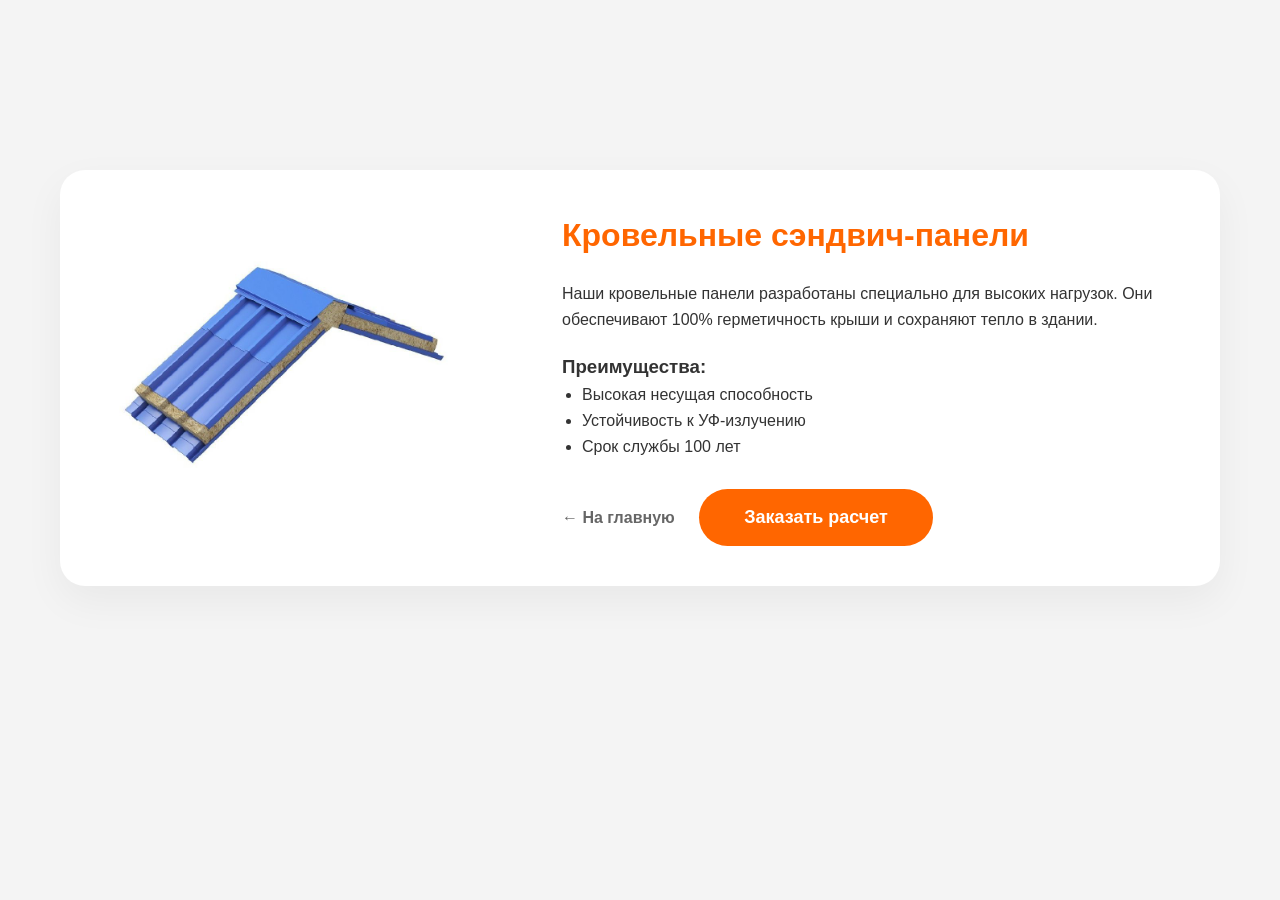
<file: krovlya.html>
<!DOCTYPE html>
<html lang="ru">
<head>
    <meta charset="UTF-8">
    <title>Кровельные панели | BELENSTROY</title>
    <link rel="stylesheet" href="style.css">
</head>
<body>
    <div class="container" style="padding: 120px 20px;">
        <div class="product-detail" style="display: flex; gap: 50px; flex-wrap: wrap; background: #fff; padding: 40px; border-radius: 25px; box-shadow: 0 15px 40px rgba(0,0,0,0.05);">
            <div style="flex: 1; min-width: 300px;">
                <img src="krp.jpg" style="width: 100%; border-radius: 20px;">
            </div>
            <div style="flex: 1.5; min-width: 300px;">
                <h1 style="color: #ff6600; margin-bottom: 20px;">Кровельные сэндвич-панели</h1>
                <p>Наши кровельные панели разработаны специально для высоких нагрузок. Они обеспечивают 100% герметичность крыши и сохраняют тепло в здании.</p>
                <h3 style="margin-top: 20px;">Преимущества:</h3>
                <ul style="margin-left: 20px;">
                    <li>Высокая несущая способность</li>
                    <li>Устойчивость к УФ-излучению</li>
                    <li>Срок службы 100 лет</li>
                </ul>
                <div style="margin-top: 30px;">
                    <a href="index.html" style="color: #666; font-weight: bold;">← На главную</a>
                    <button class="btn-main" style="margin-left: 20px;">Заказать расчет</button>
                </div>
            </div>
        </div>
    </div>

    </body>
</html>
</file>
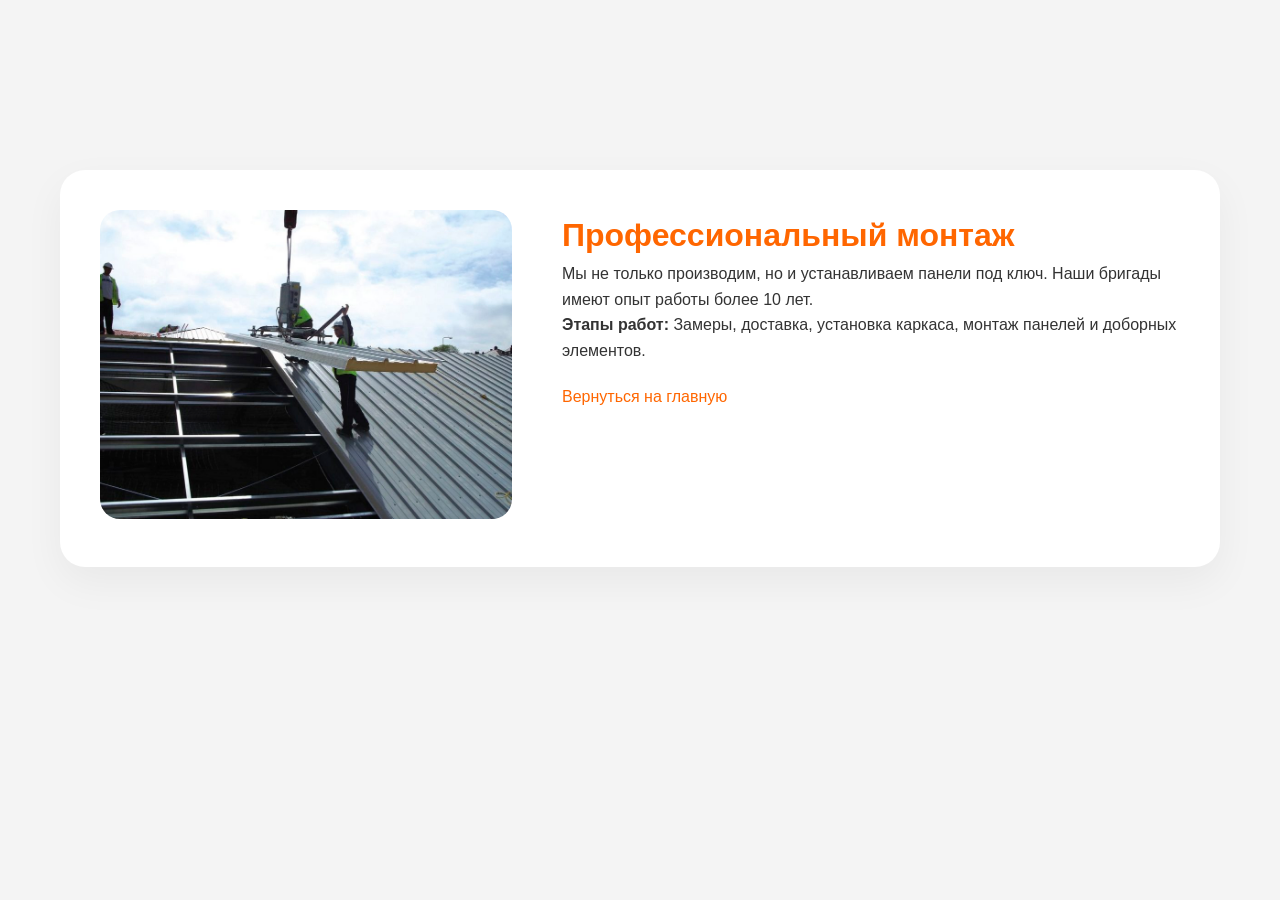
<file: montazh.html>
<!DOCTYPE html>
<html lang="ru">
<head>
    <meta charset="UTF-8">
    <title>Монтаж сэндвич-панелей | BELENSTROY</title>
    <link rel="stylesheet" href="style.css">
</head>
<body>
    <div class="container" style="padding: 120px 20px;">
        <div class="product-detail" style="display: flex; gap: 50px; flex-wrap: wrap; background: #fff; padding: 40px; border-radius: 25px;">
            <div style="flex: 1; min-width: 300px;">
                <img src="montazh.jpg" style="width: 100%; border-radius: 20px;">
            </div>
            <div style="flex: 1.5;">
                <h1 style="color: #ff6600;">Профессиональный монтаж</h1>
                <p>Мы не только производим, но и устанавливаем панели под ключ. Наши бригады имеют опыт работы более 10 лет.</p>
                <p><strong>Этапы работ:</strong> Замеры, доставка, установка каркаса, монтаж панелей и доборных элементов.</p>
                <a href="index.html" style="display: block; margin-top: 20px; color: #ff6600;">Вернуться на главную</a>
            </div>
        </div>
    </div>

    </body>
</html>
</file>
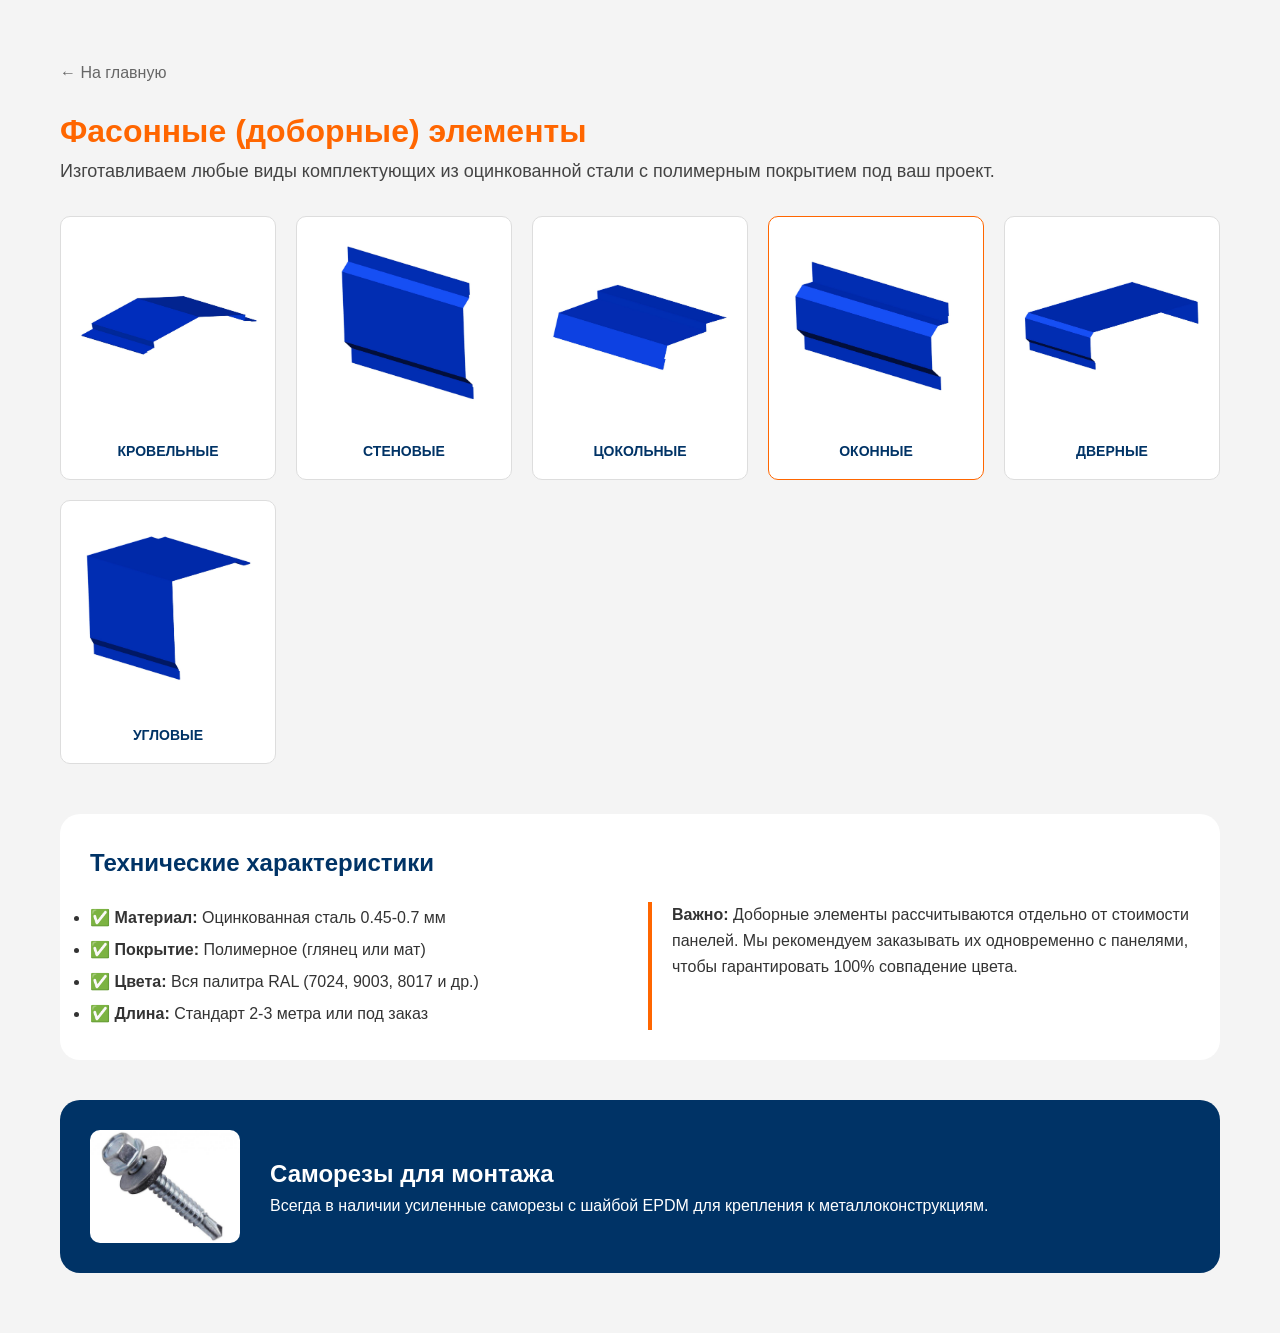
<file: samorezy.html>
<!DOCTYPE html>
<html lang="ru">
<head>
    <meta charset="UTF-8">
    <meta name="viewport" content="width=device-width, initial-scale=1.0">
    <title>Доборные элементы и саморезы | BELENSTROY</title>
    <link rel="stylesheet" href="style.css">
    <style>
        .elements-grid {
            display: grid;
            grid-template-columns: repeat(auto-fit, minmax(200px, 1fr));
            gap: 20px;
            margin-top: 30px;
        }
        .element-item {
            background: #fff;
            border: 1px solid #ddd;
            border-radius: 10px;
            padding: 15px;
            text-align: center;
            transition: 0.3s;
        }
        .element-item:hover {
            border-color: #ff6600;
            box-shadow: 0 5px 15px rgba(0,0,0,0.1);
        }
        .element-item img {
            width: 100%;
            height: auto;
            margin-bottom: 15px;
        }
        .element-item span {
            font-weight: bold;
            color: #003366;
            text-transform: uppercase;
            font-size: 14px;
        }
        .highlight { color: #ff6600; }
    </style>
</head>
<body style="background-color: #f4f4f4;">

    <div class="container" style="padding: 60px 20px;">
        <a href="index.html" style="text-decoration: none; color: #666;">← На главную</a>

        <h1 style="color: #ff6600; margin-top: 20px;">Фасонные (доборные) элементы</h1>
        <p style="font-size: 18px; color: #444;">Изготавливаем любые виды комплектующих из оцинкованной стали с полимерным покрытием под ваш проект.</p>

        <div class="elements-grid">
            <div class="element-item">
                <img src="dobor_krov.jpg" alt="Кровельные">
                <span>Кровельные</span>
            </div>
            <div class="element-item">
                <img src="dobor_sten.jpg" alt="Стеновые">
                <span>Стеновые</span>
            </div>
            <div class="element-item">
                <img src="dobor_cok.jpg" alt="Цокольные">
                <span>Цокольные</span>
            </div>
            <div class="element-item" style="border-color: #ff6600;">
                <img src="dobor_okno.jpg" alt="Оконные">
                <span class="highlight">Оконные</span>
            </div>
            <div class="element-item">
                <img src="dobor_dver.jpg" alt="Дверные">
                <span>Дверные</span>
            </div>
            <div class="element-item">
                <img src="dobor_ugol.jpg" alt="Угловые">
                <span>Угловые</span>
            </div>
        </div>

        <div style="margin-top: 50px; background: #fff; padding: 30px; border-radius: 20px;">
            <h2 style="color: #003366;">Технические характеристики</h2>
            <div style="display: flex; gap: 40px; flex-wrap: wrap; margin-top: 20px;">
                <div style="flex: 1; min-width: 250px;">
                    <ul style="line-height: 2;">
                        <li>✅ <strong>Материал:</strong> Оцинкованная сталь 0.45-0.7 мм</li>
                        <li>✅ <strong>Покрытие:</strong> Полимерное (глянец или мат)</li>
                        <li>✅ <strong>Цвета:</strong> Вся палитра RAL (7024, 9003, 8017 и др.)</li>
                        <li>✅ <strong>Длина:</strong> Стандарт 2-3 метра или под заказ</li>
                    </ul>
                </div>
                <div style="flex: 1; min-width: 250px; border-left: 4px solid #ff6600; padding-left: 20px;">
                    <p><strong>Важно:</strong> Доборные элементы рассчитываются отдельно от стоимости панелей. Мы рекомендуем заказывать их одновременно с панелями, чтобы гарантировать 100% совпадение цвета.</p>
                </div>
            </div>
        </div>

        <div style="margin-top: 40px; display: flex; align-items: center; gap: 30px; background: #003366; color: #fff; padding: 30px; border-radius: 20px;">
            <img src="samorezy.jpg" style="width: 150px; border-radius: 10px;">
            <div>
                <h2 style="margin: 0;">Саморезы для монтажа</h2>
                <p>Всегда в наличии усиленные саморезы с шайбой EPDM для крепления к металлоконструкциям.</p>
            </div>
        </div>

    </div>

</body>
</html>
</file>
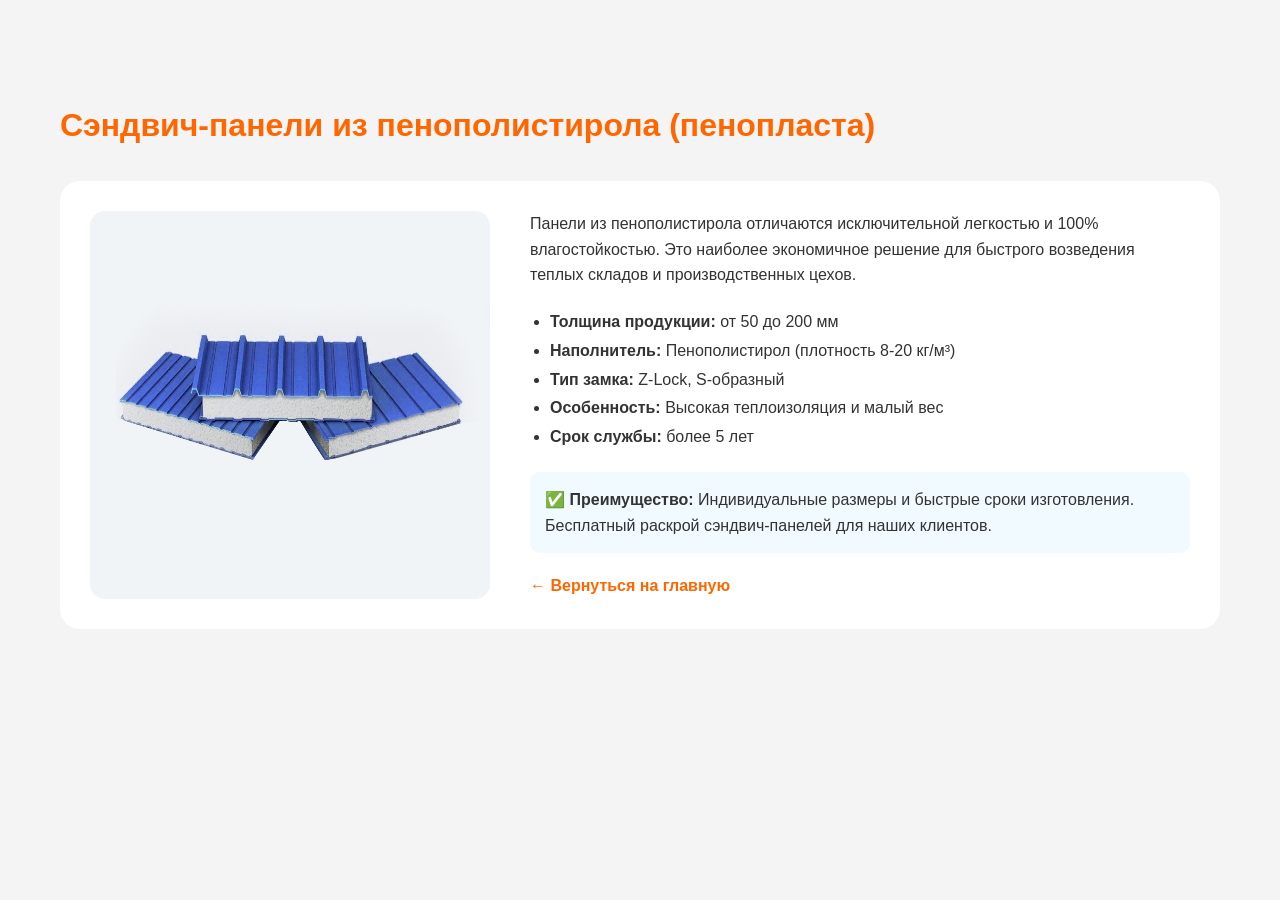
<file: ssppentablo.html>
<!DOCTYPE html>
<html lang="ru">
<head>
    <meta charset="UTF-8">
    <title>Панели из пенополистирола | BELENSTROY</title>
    <link rel="stylesheet" href="style.css">
</head>
<body>
    <div class="container" style="padding: 100px 20px;">
        <h1 style="color: #ff6600; margin-bottom: 30px;">Сэндвич-панели из пенополистирола (пенопласта)</h1>
        <div style="display: flex; gap: 40px; flex-wrap: wrap; background: #fff; padding: 30px; border-radius: 20px;">
            <img src="sppena.jpg" style="max-width: 400px; width: 100%; border-radius: 15px;">

            <div style="flex: 1;">
                <p>Панели из пенополистирола отличаются исключительной легкостью и 100% влагостойкостью. Это наиболее экономичное решение для быстрого возведения теплых складов и производственных цехов.</p>

                <ul style="margin: 20px 0; padding-left: 20px; line-height: 1.8;">
                    <li><strong>Толщина продукции:</strong> от 50 до 200 мм</li>
                    <li><strong>Наполнитель:</strong> Пенополистирол (плотность 8-20 кг/м³)</li>
                    <li><strong>Тип замка:</strong> Z-Lock, S-образный</li>
                    <li><strong>Особенность:</strong> Высокая теплоизоляция и малый вес</li>
                    <li><strong>Срок службы:</strong> более 5 лет</li>
                </ul>

                <div style="background: #f0faff; padding: 15px; border-radius: 10px; margin-bottom: 20px;">
                    <p style="margin: 0;">✅ <strong>Преимущество:</strong> Индивидуальные размеры и быстрые сроки изготовления. Бесплатный раскрой сэндвич-панелей для наших клиентов.</p>
                </div>

                <a href="index.html" style="color: #ff6600; font-weight: bold; text-decoration: none;">← Вернуться на главную</a>
            </div>
        </div>
    </div>
</body>
</html>
</file>
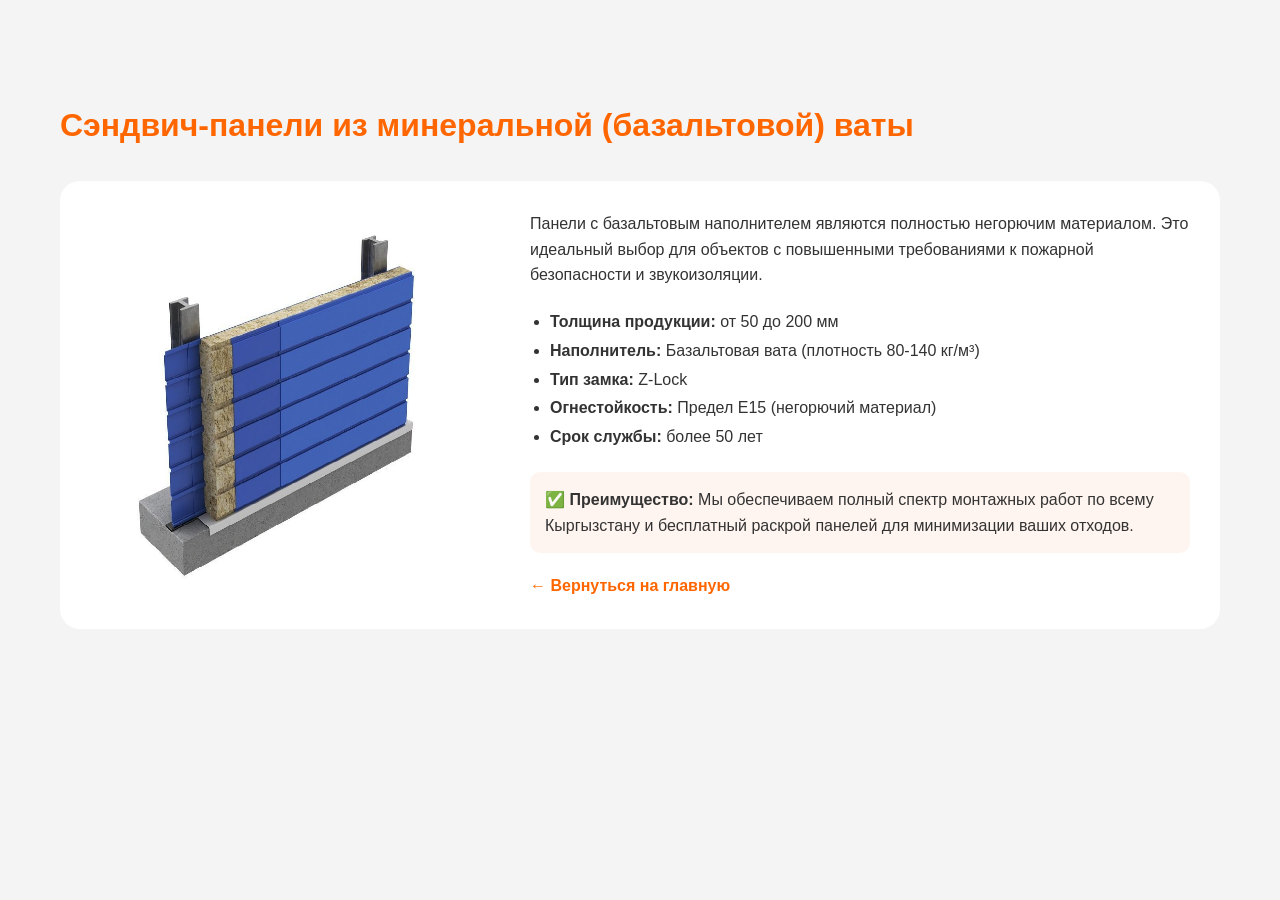
<file: stena.html>
<!DOCTYPE html>
<html lang="ru">
<head>
    <meta charset="UTF-8">
    <title>Панели из минеральной ваты | BELENSTROY</title>
    <link rel="stylesheet" href="style.css">
</head>
<body>
    <div class="container" style="padding: 100px 20px;">
        <h1 style="color: #ff6600; margin-bottom: 30px;">Сэндвич-панели из минеральной (базальтовой) ваты</h1>
        <div style="display: flex; gap: 40px; flex-wrap: wrap; background: #fff; padding: 30px; border-radius: 20px;">
            <img src="wall ssp.jpg" style="max-width: 400px; width: 100%; border-radius: 15px;">

            <div style="flex: 1;">
                <p>Панели с базальтовым наполнителем являются полностью негорючим материалом. Это идеальный выбор для объектов с повышенными требованиями к пожарной безопасности и звукоизоляции.</p>

                <ul style="margin: 20px 0; padding-left: 20px; line-height: 1.8;">
                    <li><strong>Толщина продукции:</strong> от 50 до 200 мм</li>
                    <li><strong>Наполнитель:</strong> Базальтовая вата (плотность 80-140 кг/м³)</li>
                    <li><strong>Тип замка:</strong> Z-Lock</li>
                    <li><strong>Огнестойкость:</strong> Предел E15 (негорючий материал)</li>
                    <li><strong>Срок службы:</strong> более 50 лет</li>
                </ul>

                <div style="background: #fff5f0; padding: 15px; border-radius: 10px; margin-bottom: 20px;">
                    <p style="margin: 0;">✅ <strong>Преимущество:</strong> Мы обеспечиваем полный спектр монтажных работ по всему Кыргызстану и бесплатный раскрой панелей для минимизации ваших отходов.</p>
                </div>

                <a href="index.html" style="color: #ff6600; font-weight: bold; text-decoration: none;">← Вернуться на главную</a>
            </div>
        </div>
    </div>
</body>
</html>
</file>
<file: style.css>
/* ОБЩИЕ СТИЛИ */
* { box-sizing: border-box; margin: 0; padding: 0; }
body { font-family: 'Segoe UI', Arial, sans-serif; background: #f4f4f4; color: #333; line-height: 1.6; }
.container { max-width: 1200px; margin: 0 auto; padding: 0 20px; }
a { text-decoration: none; }

/* ШАПКА (TOP BAR) */
.top-bar { background: #111; color: #fff; padding: 12px 0; font-size: 13px; }
.top-flex { display: flex; justify-content: space-between; align-items: center; }

/* НАВИГАЦИЯ */
.main-nav { background: #fff; padding: 20px 0; border-bottom: 3px solid #ff6600; position: sticky; top: 0; z-index: 1000; }
.nav-flex { display: flex; justify-content: space-between; align-items: center; }
.logo { font-weight: bold; font-size: 24px; text-transform: uppercase; color: #111; line-height: 1; }
.logo span { color: #ff6600; display: block; font-size: 14px; margin-top: 5px; }
.menu { display: flex; list-style: none; gap: 25px; }
.menu a { color: #333; font-weight: 600; transition: 0.3s; }
.menu a:hover { color: #ff6600; }

/* ГЛАВНЫЙ БАННЕР (HERO) */
.hero {
    background: #333 url('maing.jpg') center center / cover no-repeat;
    height: 500px;
    display: flex;
    align-items: center;
    position: relative;
    color: #fff;
    text-align: center;
}
.hero::before {
    content: ""; position: absolute; top:0; left:0; right:0; bottom:0;
    background: rgba(0,0,0,0.55);
}
.hero-content { position: relative; z-index: 2; width: 100%; }
.hero h1 { font-size: 52px; margin-bottom: 15px; text-transform: uppercase; font-weight: 800; }
.hero h1 span { color: #ff6600; }
.hero p { font-size: 20px; margin-bottom: 30px; letter-spacing: 1px; }
.btn-main { background: #ff6600; color: #fff; border: none; padding: 18px 45px; border-radius: 35px; font-weight: bold; cursor: pointer; font-size: 18px; transition: 0.3s; }
.btn-main:hover { background: #e65c00; transform: translateY(-3px); }

/* РАЗДЕЛ О НАС */
.about { padding: 80px 0; background: #fff; }
.about-flex { display: flex; align-items: center; gap: 50px; flex-wrap: wrap; }
.about-text { flex: 1; min-width: 300px; }
.about-text h2 { font-size: 36px; margin-bottom: 25px; }
.about-text h2 span { color: #ff6600; }
.about-text p { margin-bottom: 20px; font-size: 17px; color: #555; }
.benefits { display: flex; gap: 30px; margin-top: 40px; }
.benefit-item { text-align: center; }
.benefit-item strong { display: block; font-size: 32px; color: #ff6600; }
.benefit-item span { font-size: 13px; color: #888; text-transform: uppercase; font-weight: bold; }

/* КАРТОЧКИ УСЛУГ */
.services { padding: 80px 0; text-align: center; }
.services h2 { font-size: 36px; margin-bottom: 40px; }
.cards-grid {
    display: grid;
    grid-template-columns: repeat(auto-fit, minmax(250px, 1fr));
    gap: 30px;
}
.card {
    background: #fff; border-radius: 20px; padding-bottom: 30px;
    overflow: hidden; box-shadow: 0 10px 30px rgba(0,0,0,0.08);
    transition: 0.3s; text-align: center;
}
.card.active { background: #ff6600; color: #fff; }
.card-img { height: 200px; background-size: cover; background-position: center; width: 100%; }
.card-img.small-img { background-size: 70%; background-color: #fff; background-repeat: no-repeat; }
.card h3 { font-size: 19px; margin: 25px 15px; height: 50px; display: flex; align-items: center; justify-content: center; }
.btn-card {
    background: #111; color: #fff; border: none; padding: 12px 30px;
    border-radius: 25px; font-weight: bold; cursor: pointer; transition: 0.3s;
    display: inline-block;
}

/* СТРАНИЦА ТОВАРА (ДЕТАЛЬНО) */
.product-detail { display: flex; gap: 50px; flex-wrap: wrap; background: #fff; padding: 40px; border-radius: 25px; box-shadow: 0 15px 40px rgba(0,0,0,0.05); margin-top: 50px; }
.product-detail img { width: 100%; border-radius: 20px; }

/* ПОДВАЛ (FOOTER) */
.footer { background: #1a367c; color: #fff; padding: 60px 0; position: relative; }
.footer-flex { display: flex; justify-content: space-between; align-items: center; flex-wrap: wrap; gap: 40px; }
.footer-info p { margin-bottom: 12px; font-size: 15px; }
.footer-phone { font-size: 28px; font-weight: 800; color: #fff; }
.social-icons { display: flex; gap: 15px; }
.social-icons a { width: 45px; height: 45px; background: #fff; border-radius: 50%; display: flex; align-items: center; justify-content: center; transition: 0.3s; }
.social-icons img { width: 22px; }

/* КНОПКИ СВЯЗИ */
.fixed-contacts { position: fixed; bottom: 30px; right: 30px; display: flex; flex-direction: column; gap: 15px; z-index: 2000; }
.btn-wa, .btn-call { width: 65px; height: 65px; border-radius: 50%; display: flex; align-items: center; justify-content: center; box-shadow: 0 8px 25px rgba(0,0,0,0.3); }
.btn-wa { background: #25D366; }
.btn-call { background: #43a047; }
.btn-up { width: 50px; height: 50px; background: rgba(255,255,255,0.1); border-radius: 50%; display: flex; align-items: center; justify-content: center; cursor: pointer; }
</file>
